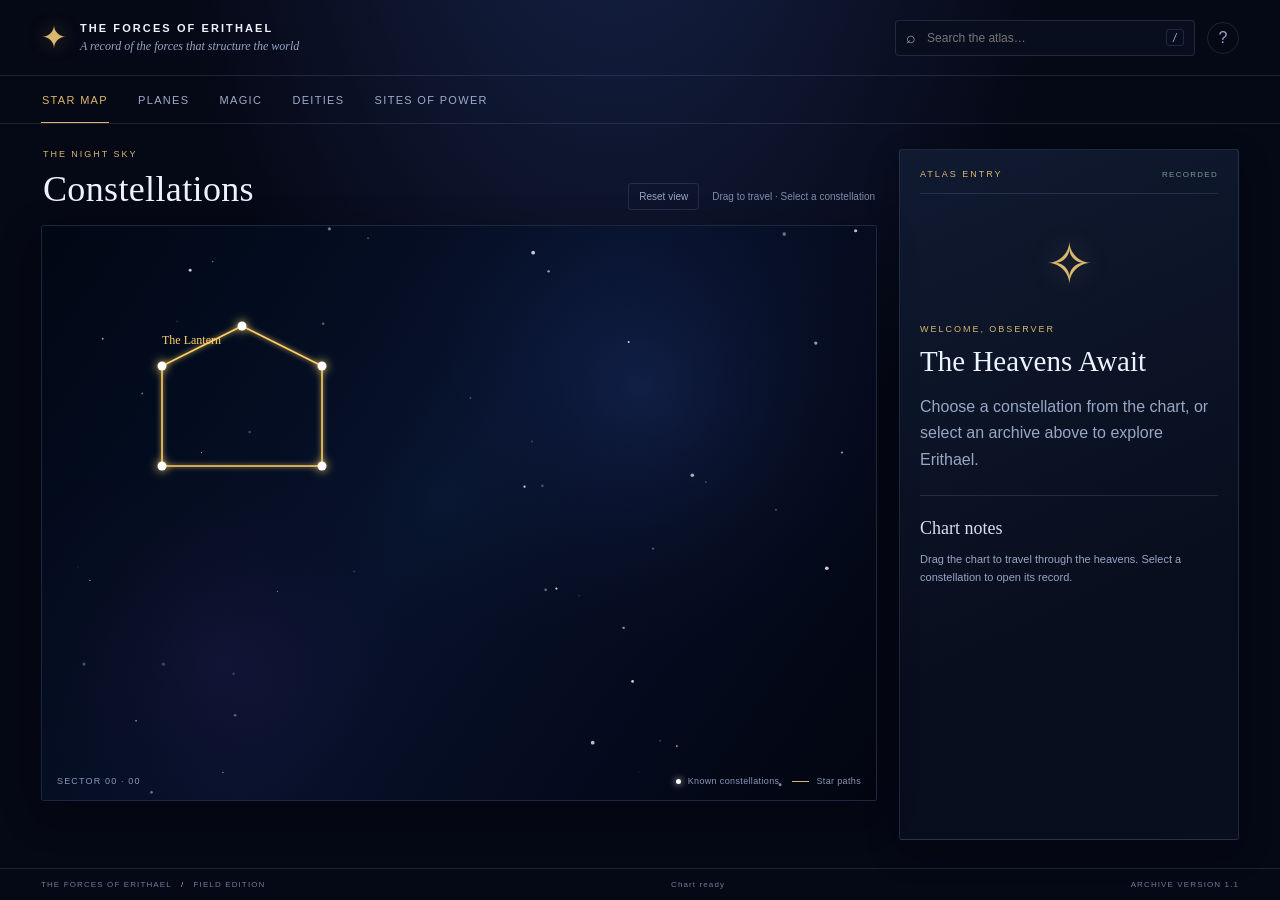
<file: index.html>
<!doctype html>
<html lang="en">
<head>
  <meta charset="UTF-8">
  <meta name="viewport" content="width=device-width, initial-scale=1">
  <meta name="theme-color" content="#050815">
  <title>The Forces of Erithael</title>
  <link rel="stylesheet" href="css/atlas.css">
  <link rel="stylesheet" href="css/atlas-additions.css">
</head>
<body>
  <div class="app-shell">
    <header class="topbar">
      <a class="brand" href="#" data-view="map" aria-label="The Forces of Erithael home">
        <span class="brand-mark">✦</span>
        <span><strong>THE FORCES OF ERITHAEL</strong><small>A record of the forces that structure the world</small></span>
      </a>
      <div class="top-actions">
        <label class="search-wrap">
          <span aria-hidden="true">⌕</span>
          <input id="searchInput" type="search" placeholder="Search the atlas…" autocomplete="off">
          <kbd>/</kbd>
        </label>
        <button class="icon-button" id="helpButton" type="button" title="Controls" aria-label="Show controls">?</button>
      </div>
    </header>

    <nav class="primary-nav" aria-label="Atlas sections">
      <button class="nav-link active" data-view="map">Star Map</button>
      <button class="nav-link" data-view="planes">Planes</button>
      <button class="nav-link" data-view="magic">Magic</button>
      <button class="nav-link" data-view="gods">Deities</button>
      <button class="nav-link" data-view="sites">Sites of Power</button>
    </nav>

    <main class="main-layout" id="mainLayout">
      <section class="map-section" id="mapSection" aria-label="Interactive star map">
        <div class="map-heading">
          <div>
            <p class="eyebrow">THE NIGHT SKY</p>
            <h1>Constellations</h1>
          </div>
          <div class="map-tools">
            <button id="resetView" class="subtle-button" type="button">Reset view</button>
            <span class="map-hint">Drag to travel · Select a constellation</span>
          </div>
        </div>
        <div class="canvas-wrap">
          <canvas id="sky" aria-label="Star map. Drag to pan and click a constellation to inspect it."></canvas>
          <div class="map-coordinates" id="coordinates">SECTOR 00 · 00</div>
          <div class="map-legend"><span class="legend-dot"></span> Known constellations <span class="legend-line"></span> Star paths</div>
        </div>
        <div class="mobile-selection" id="mobileSelection">Select a constellation to view its record.</div>
      </section>

      <aside class="detail-panel" id="detailPanel" aria-live="polite">
        <div class="panel-topline"><span class="eyebrow">ATLAS ENTRY</span><span class="record-status">RECORDED</span></div>
        <div id="detailContent">
          <div class="empty-emblem">✧</div>
          <p class="eyebrow">WELCOME, OBSERVER</p>
          <h2>The Heavens Await</h2>
          <p class="muted">Choose a constellation from the chart, or select an archive above to explore Erithael.</p>
          <div class="panel-rule"></div>
          <h3>Chart notes</h3>
          <p class="small muted">Drag the chart to travel through the heavens. Select a constellation to open its record.</p>
        </div>
      </aside>
    </main>

    <footer class="statusbar">
      <span>THE FORCES OF ERITHAEL <span class="status-separator">/</span> FIELD EDITION</span>
      <span id="statusText">Awaiting selection</span>
      <span>ARCHIVE VERSION 1.1</span>
    </footer>
  </div>

  <dialog id="helpDialog" class="help-dialog">
    <form method="dialog">
      <button class="dialog-close" aria-label="Close">×</button>
      <p class="eyebrow">FIELD GUIDE</p>
      <h2>Atlas controls</h2>
      <ul>
        <li><strong>Star Map:</strong> drag the chart to pan across the heavens.</li>
        <li><strong>Select:</strong> click a named constellation to open its record.</li>
        <li><strong>Search:</strong> find a constellation or an entry in the lore archives.</li>
        <li><strong>Escape:</strong> closes this guide or clears search focus.</li>
        <li><strong>Reset view:</strong> returns the star map to its starting position.</li>
      </ul>
      <p class="small muted">The star map appears only in the Star Map section.</p>
    </form>
  </dialog>

  <script src="data/constellations.js"></script>
  <script src="data/lore.js"></script>
  <script src="js/starMap.js"></script>
  <script src="js/app.js"></script>
</body>
</html>
</file>
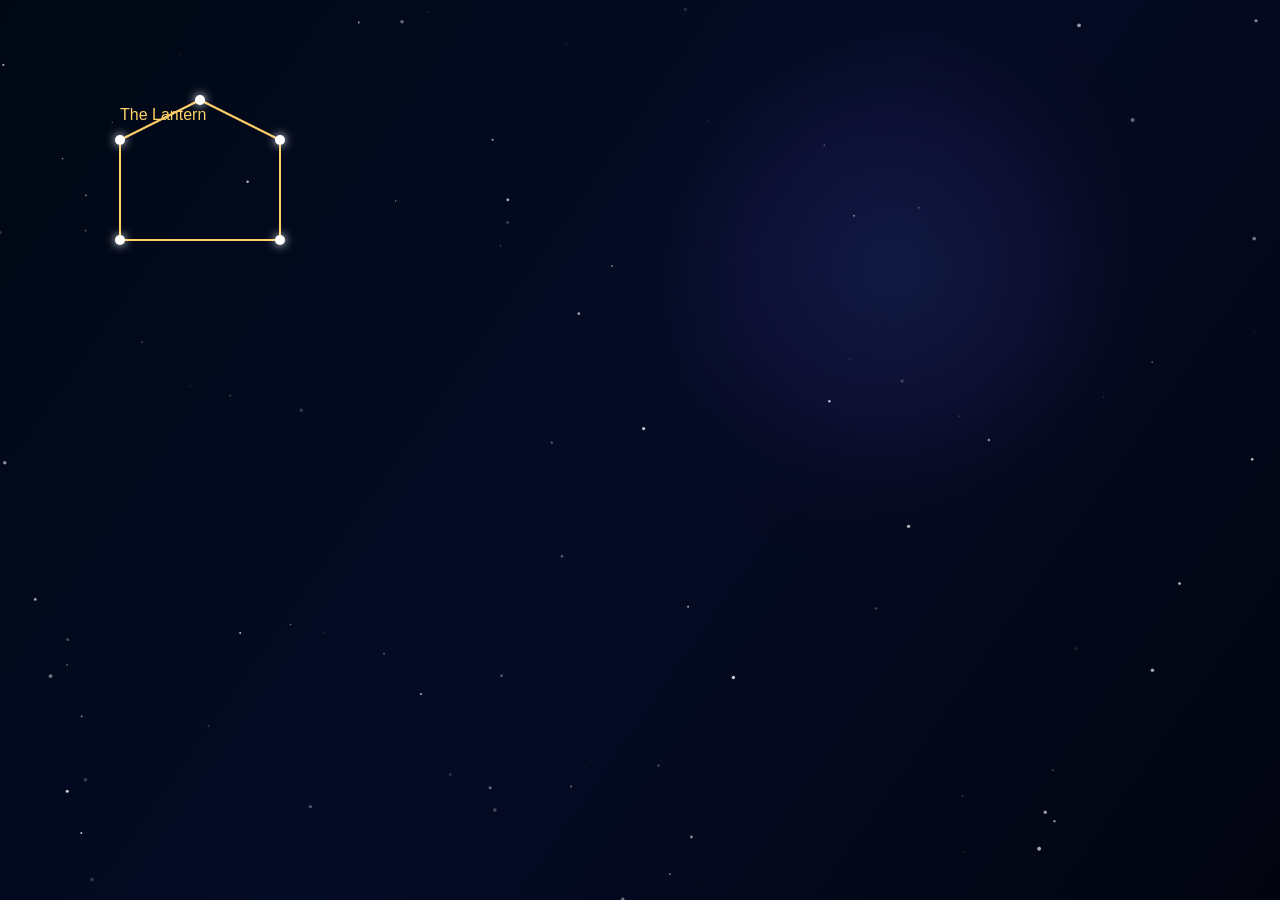
<file: ConstellationViewer.html>
<!DOCTYPE html>
<html>
<head>
<meta charset="UTF-8">
<title>Constellation Viewer</title>

<style>
body{
    margin:0;
    overflow:hidden;
    background:#050815;
    color:white;
    font-family:sans-serif;
}

canvas{
    display:block;
    width:100vw;
    height:100vh;
    cursor:grab;
}

canvas:active{
    cursor:grabbing;
}
</style>

</head>
<body>

<canvas id="sky"></canvas>

<script>

let cameraX = 0;
let cameraY = 0;

let isDragging = false;
let lastMouseX = 0;
let lastMouseY = 0;

const WORLD_WIDTH = 5000;

const backgroundStars = [];

for(let i = 0; i < 2000; i++){

    backgroundStars.push({
        x: Math.random() * WORLD_WIDTH,
        y: Math.random() * 4000,
        size: Math.random() * 2,
        alpha: Math.random() * 0.8
    });

}

const data = {
    constellations:[

        {
            name:"The Lantern",
            color:"#ffd166",
            stars:[
                {id:"A",x:120,y:140},
                {id:"B",x:200,y:100},
                {id:"C",x:280,y:140},
                {id:"D",x:280,y:240},
                {id:"E",x:120,y:240}
            ],
            connections:[
                ["A","B"],
                ["B","C"],
                ["C","D"],
                ["D","E"],
                ["E","A"]
            ]
        },

        {
            name:"The Crown",
            color:"#ff66cc",
            stars:[
                {id:"A",x:900,y:1800},
                {id:"B",x:1050,y:1600},
                {id:"C",x:1200,y:1750},
                {id:"D",x:1350,y:1600},
                {id:"E",x:1500,y:1800}
            ],
            connections:[
                ["A","B"],
                ["B","C"],
                ["C","D"],
                ["D","E"]
            ]
        },

        {
            name:"The Serpent",
            color:"#06d6a0",
            stars:[
                {id:"A",x:1800,y:600},
                {id:"B",x:1950,y:700},
                {id:"C",x:2150,y:600},
                {id:"D",x:2350,y:800},
                {id:"E",x:2550,y:700},
                {id:"F",x:2750,y:900}
            ],
            connections:[
                ["A","B"],
                ["B","C"],
                ["C","D"],
                ["D","E"],
                ["E","F"]
            ]
        }

    ]
};

const canvas = document.getElementById("sky");
const ctx = canvas.getContext("2d");

function resize(){
    canvas.width = window.innerWidth;
    canvas.height = window.innerHeight;
    draw();
}

window.addEventListener("resize",resize);

canvas.addEventListener("mousedown",(e)=>{
    isDragging = true;
    lastMouseX = e.clientX;
    lastMouseY = e.clientY;
});

window.addEventListener("mouseup",()=>{
    isDragging = false;
});

window.addEventListener("mousemove",(e)=>{

    if(!isDragging) return;

    cameraX -= (e.clientX - lastMouseX);
    cameraY -= (e.clientY - lastMouseY);

    cameraX = ((cameraX % WORLD_WIDTH) + WORLD_WIDTH) % WORLD_WIDTH;

    lastMouseX = e.clientX;
    lastMouseY = e.clientY;

    draw();
});

function draw(){

    const gradient = ctx.createLinearGradient(
        0,0,
        canvas.width,canvas.height
    );

    gradient.addColorStop(0,"#000814");
    gradient.addColorStop(0.5,"#040b25");
    gradient.addColorStop(1,"#020510");

    ctx.fillStyle = gradient;
    ctx.fillRect(
        0,
        0,
        canvas.width,
        canvas.height
    );

for(const star of backgroundStars){

    const offsets =
        [-WORLD_WIDTH, 0, WORLD_WIDTH];

    for(const offset of offsets){

        ctx.fillStyle =
            "rgba(255,255,255," + star.alpha + ")";

        ctx.beginPath();

        ctx.arc(
            star.x + offset - cameraX,
            star.y - cameraY,
            star.size,
            0,
            Math.PI * 2
        );

        ctx.fill();
    }
}
    const nebula = ctx.createRadialGradient(
        canvas.width*0.7,
        canvas.height*0.3,
        0,
        canvas.width*0.7,
        canvas.height*0.3,
        300
    );

    nebula.addColorStop(0,"rgba(80,120,255,0.15)");
    nebula.addColorStop(0.5,"rgba(120,80,255,0.08)");
    nebula.addColorStop(1,"rgba(0,0,0,0)");

    ctx.fillStyle = nebula;
    ctx.fillRect(
        0,
        0,
        canvas.width,
        canvas.height
    );

    for(const c of data.constellations){

        const lookup = {};

        for(const star of c.stars){
            lookup[star.id] = star;
        }

        const offsets = [
            -WORLD_WIDTH,
            0,
            WORLD_WIDTH
        ];

        for(const offset of offsets){

            ctx.strokeStyle = c.color;
            ctx.lineWidth = 2;

            for(const [a,b] of c.connections){

                const s1 = lookup[a];
                const s2 = lookup[b];

                ctx.beginPath();

                ctx.moveTo(
                    s1.x + offset - cameraX,
                    s1.y - cameraY
                );

                ctx.lineTo(
                    s2.x + offset - cameraX,
                    s2.y - cameraY
                );

                ctx.stroke();
            }

            for(const star of c.stars){

                ctx.shadowBlur = 10;
                ctx.shadowColor = "white";
                ctx.fillStyle = "white";

                ctx.beginPath();

                ctx.arc(
                    star.x + offset - cameraX,
                    star.y - cameraY,
                    5,
                    0,
                    Math.PI*2
                );

                ctx.fill();

                ctx.shadowBlur = 0;
            }

            ctx.fillStyle = c.color;
            ctx.font = "16px sans-serif";

            ctx.fillText(
                c.name,
                c.stars[0].x + offset - cameraX,
                c.stars[0].y - 20 - cameraY
            );
        }
    }
}

resize();

</script>

</body>
</html>
</file>
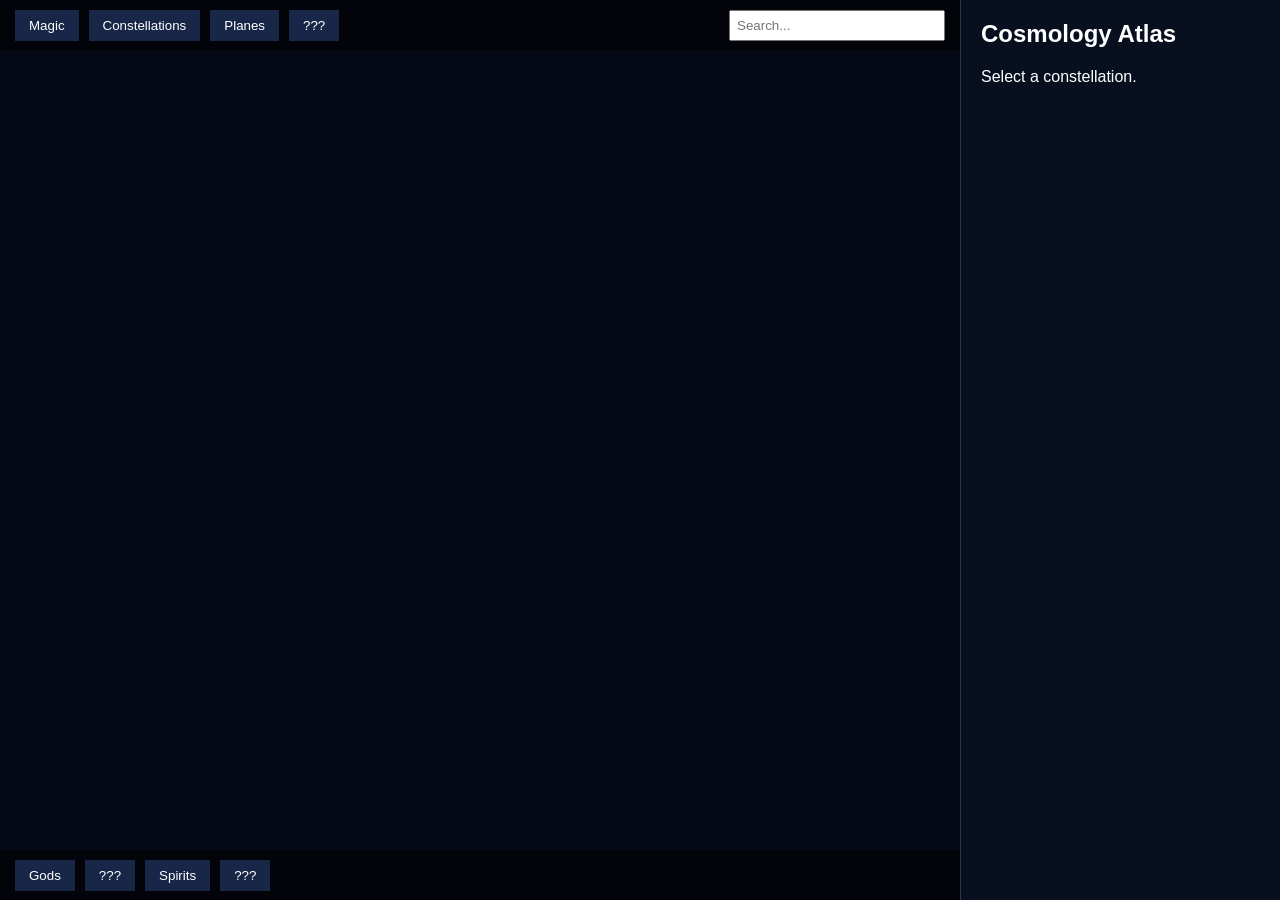
<file: CosmologyAtlas.html>
<!DOCTYPE html>
<html>
<head>
<meta charset="utf-8">
<title>Cosmology Atlas</title>

<style>

html,body{
    margin:0;
    height:100%;
    overflow:hidden;
    background:#050815;
    color:#fff;
    font-family:Segoe UI,sans-serif;
}

#topBar{
    position:absolute;
    top:0;
    left:0;
    right:320px;
    height:50px;
    background:rgba(0,0,0,.5);
    display:flex;
    align-items:center;
    gap:10px;
    padding:0 15px;
    z-index:10;
}

#bottomBar{
    position:absolute;
    bottom:0;
    left:0;
    right:320px;
    height:50px;
    background:rgba(0,0,0,.5);
    display:flex;
    align-items:center;
    gap:10px;
    padding:0 15px;
    z-index:10;
}

button{
    background:#182748;
    color:white;
    border:none;
    padding:8px 14px;
    cursor:pointer;
}

button:hover{
    background:#304a7d;
}

#searchBar{
    margin-left:auto;
}

#searchBox{
    padding:6px;
    width:200px;
}

#sky{
    position:absolute;
    inset:0;
}

#infoPanel{
    position:absolute;
    top:0;
    right:0;
    width:320px;
    bottom:0;
    background:#08101f;
    border-left:1px solid #29364f;
    overflow:auto;
    padding:20px;
    box-sizing:border-box;
}

#infoPanel h2{
    margin-top:0;
}

.section{
    margin-bottom:18px;
}

</style>
</head>

<body>

<div id="topBar">

    <button onclick="showSection('magic')">
        Magic
    </button>

    <button onclick="showSection('creation')">
        Constellations
    </button>

    <button onclick="showSection('planes')">
        Planes
    </button>

    <button onclick="showSection('forces')">
        ???
    </button>

    <div id="searchBar">

        <input
            id="searchBox"
            placeholder="Search..."
            oninput="searchConstellations()">

    </div>

</div>

<canvas id="sky"></canvas>

<div id="bottomBar">

    <button onclick="showSection('gods')">
        Gods
    </button>

    <button onclick="showSection('titans')">
        ???
    </button>

    <button onclick="showSection('spirits')">
        Spirits
    </button>

    <button onclick="showSection('empires')">
        ???
    </button>

</div>

<div id="infoPanel">

    <h2>Cosmology Atlas</h2>

    <p>
        Select a constellation.
    </p>

</div>

<script>

const lore = {

    Lantern : {

        title:"The Lantern",

        season:"Winter",

        blessing:"Guidance",

        deity:"Aureon",

        description:
            "The Lantern marks the path of the First Wanderer."

    },

    Serpent : {

        title:"The Serpent",

        season:"Spring",

        blessing:"Transformation",

        deity:"",

        description:
            "The Serpent coils through the heavens and symbolizes rebirth."

    },

    Crown : {

        title:"The Crown",

        season:"Summer",

        blessing:"Rule",

        deity:"",

        description:
            "The Crown is the celestial emblem of kingship."
    }

};

function selectConstellation(name){

    const c = lore[name];

    if(!c) return;

    document.getElementById("infoPanel").innerHTML = `
        <h2>${c.title}</h2>

        <div class="section">
            <b>Season</b><br>
            ${c.season}
        </div>

        <div class="section">
            <b>Blessing</b><br>
            ${c.blessing}
        </div>

        <div class="section">
            <b>Associated Deity</b><br>
            ${c.deity}
        </div>

        <div class="section">
            ${c.description}
        </div>
    `;
}

function showSection(section){

    const panel =
        document.getElementById("infoPanel");

    if(section === "magic"){
        panel.innerHTML = `
            <h2>Magic</h2>
            <p>Describe the source of magic.</p>
        `;
    }

    if(section === "planes"){
        panel.innerHTML = `
            <h2>Planes</h2>
            <p>Describe the planes of existence.</p>
        `;
    }

    if(section === "creation"){
        panel.innerHTML = `
            <h2>Creation</h2>
            <p>The creation myth goes here.</p>
        `;
    }

    if(section === "forces"){
        panel.innerHTML = `
            <h2>Cosmic Forces</h2>
            <p>Ancient cosmic powers.</p>
        `;
    }

    if(section === "gods"){
        panel.innerHTML = `
            <h2>Gods</h2>
            <p>Primary pantheon.</p>
        `;
    }

    if(section === "titans"){
        panel.innerHTML = `
            <h2>Titans</h2>
            <p>Primordial beings.</p>
        `;
    }

    if(section === "spirits"){
        panel.innerHTML = `
            <h2>Spirits</h2>
            <p>Lesser divine beings.</p>
        `;
    }

    if(section === "empires"){
        panel.innerHTML = `
            <h2>Empires</h2>
            <p>Mortal powers.</p>
        `;
    }

}

function searchConstellations(){

    const term =
        document
            .getElementById("searchBox")
            .value
            .toLowerCase();

    for(const key in lore){

        if(
            key.toLowerCase()
                .includes(term)
        ){
            selectConstellation(key);
            return;
        }
    }

}

</script>

</body>
</html>
</file>
<file: css/atlas.css>
:root {
  color-scheme: dark;
  --bg: #050815;
  --panel: #0b1123;
  --panel-2: #101a31;
  --line: rgba(154, 177, 224, .16);
  --text: #edf2ff;
  --muted: #98a6c5;
  --gold: #d9b76d;
  --blue: #8aa9e8;
  --serif: Georgia, "Times New Roman", serif;
}
* { box-sizing: border-box; }
html, body { margin: 0; min-height: 100%; background: var(--bg); color: var(--text); }
body { font-family: Inter, "Segoe UI", sans-serif; }
button, input { font: inherit; }
button { color: inherit; }
.app-shell { min-height: 100vh; display: flex; flex-direction: column; background: radial-gradient(ellipse at 48% -25%, #17244a 0, transparent 48%), var(--bg); }
.topbar { height: 76px; padding: 0 3.2vw; display: flex; align-items: center; justify-content: space-between; border-bottom: 1px solid var(--line); }
.brand { display: flex; align-items: center; gap: 13px; color: var(--text); text-decoration: none; }
.brand-mark { color: var(--gold); font-size: 31px; text-shadow: 0 0 20px #d9b76d66; }
.brand strong { display: block; letter-spacing: .19em; font-size: 11px; font-weight: 650; }
.brand small { display: block; margin-top: 5px; color: var(--muted); font-family: var(--serif); font-style: italic; font-size: 12px; }
.top-actions { display: flex; align-items: center; gap: 12px; }
.search-wrap { width: min(300px, 34vw); height: 36px; display: flex; align-items: center; gap: 9px; padding: 0 10px; border: 1px solid var(--line); border-radius: 4px; background: #080e1e; color: var(--muted); }
.search-wrap input { width: 100%; min-width: 0; border: 0; outline: 0; background: transparent; color: var(--text); font-size: 12px; }
.search-wrap kbd { padding: 2px 5px; border: 1px solid var(--line); border-radius: 3px; font-size: 10px; }
.icon-button, .subtle-button { border: 1px solid var(--line); background: transparent; color: var(--muted); cursor: pointer; }
.icon-button { width: 32px; height: 32px; border-radius: 50%; }
.icon-button:hover, .subtle-button:hover { border-color: #d9b76d88; color: var(--gold); }
.primary-nav { min-height: 48px; padding: 0 3.2vw; display: flex; align-items: stretch; gap: clamp(12px, 2.2vw, 30px); border-bottom: 1px solid var(--line); overflow-x: auto; scrollbar-width: thin; }
.nav-link { position: relative; flex: 0 0 auto; padding: 0 1px; border: 0; background: transparent; color: #9eabc8; font-size: 11px; letter-spacing: .12em; text-transform: uppercase; cursor: pointer; }
.nav-link:hover, .nav-link.active { color: var(--gold); }
.nav-link.active::after { position: absolute; right: 0; bottom: -1px; left: 0; height: 2px; background: var(--gold); content: ""; }
.nav-divider { width: 1px; height: 19px; align-self: center; background: var(--line); flex: 0 0 auto; }
.main-layout { width: 100%; max-width: 1800px; flex: 1; min-height: 0; margin: 0 auto; padding: 25px 3.2vw 28px; display: grid; grid-template-columns: minmax(0, 1fr) minmax(280px, 340px); gap: 22px; }
.map-section { min-width: 0; display: flex; flex-direction: column; }
.main-layout.lore-mode { grid-template-columns: minmax(0, 1fr); }
.main-layout.lore-mode .detail-panel { grid-column: 1; width: 100%; max-width: 1050px; justify-self: center; padding: clamp(22px, 4vw, 48px); }
.main-layout.lore-mode #detailContent { max-width: 850px; margin: 0 auto; }
.map-heading { display: flex; align-items: end; justify-content: space-between; gap: 20px; padding: 0 2px 15px; }
.eyebrow { margin: 0 0 9px; color: var(--gold); font-size: 9px; letter-spacing: .22em; text-transform: uppercase; }
h1, h2, h3 { font-family: var(--serif); font-weight: 400; }
h1 { margin: 0; font-size: clamp(25px, 3vw, 36px); letter-spacing: .01em; }
.map-tools { display: flex; align-items: center; gap: 13px; }
.subtle-button { padding: 7px 10px; border-radius: 3px; font-size: 10px; }
.map-hint { color: #7f8cab; font-size: 10px; }
.canvas-wrap { position: relative; min-height: 420px; height: clamp(420px, 64vh, 760px); overflow: hidden; border: 1px solid rgba(137, 163, 220, .2); border-radius: 3px; background: #030817; box-shadow: inset 0 0 70px #000a20, 0 12px 40px #0005; }
canvas { display: block; width: 100%; height: 100%; cursor: grab; touch-action: none; }
canvas:active { cursor: grabbing; }
.map-coordinates, .map-legend { position: absolute; bottom: 14px; color: #8998b8; font-size: 9px; letter-spacing: .13em; pointer-events: none; }
.map-coordinates { left: 15px; }
.map-legend { right: 15px; display: flex; align-items: center; gap: 7px; letter-spacing: .04em; }
.legend-dot { width: 5px; height: 5px; border-radius: 50%; background: #fff; box-shadow: 0 0 7px #fff; }
.legend-line { width: 17px; height: 1px; margin-left: 6px; background: var(--gold); }
.detail-panel { min-width: 0; align-self: stretch; padding: 19px 20px; border: 1px solid var(--line); border-radius: 3px; background: linear-gradient(155deg, #101a31, #080e1d 65%); box-shadow: 0 12px 35px #0003; }
.panel-topline { display: flex; justify-content: space-between; align-items: center; padding-bottom: 14px; border-bottom: 1px solid var(--line); }
.panel-topline .eyebrow { margin: 0; }
.record-status { color: #779b91; font-size: 8px; letter-spacing: .16em; }
#detailContent { padding-top: 20px; }
.empty-emblem { margin: 16px 0 24px; color: #d9b76d; font-family: var(--serif); font-size: 58px; text-align: center; text-shadow: 0 0 30px #d9b76d55; }
#detailContent h2 { margin: 0 0 12px; font-size: 29px; line-height: 1.1; }
#detailContent h3 { margin: 22px 0 8px; color: #d6dff4; font-size: 18px; }
#detailContent p { line-height: 1.65; }
.muted { color: var(--muted); }
.small { font-size: 11px; }
.panel-rule { height: 1px; margin: 22px 0; background: var(--line); }
.entry-meta { display: grid; grid-template-columns: 1fr 1fr; gap: 9px; margin: 18px 0; }
.meta-cell { padding: 10px; border: 1px solid var(--line); background: #080f20; }
.meta-cell span { display: block; margin-bottom: 5px; color: #8392b1; font-size: 8px; letter-spacing: .13em; text-transform: uppercase; }
.meta-cell strong { color: #e4eaf8; font-size: 11px; font-weight: 500; }
.entry-list { padding-left: 17px; color: var(--muted); font-size: 12px; line-height: 1.8; }
.entry-tag { display: inline-block; margin: 4px 5px 0 0; padding: 5px 7px; border: 1px solid var(--line); border-radius: 2px; color: #b7c5e3; font-size: 9px; }
.mobile-selection { display: none; }
.statusbar { min-height: 32px; padding: 0 3.2vw; display: flex; align-items: center; justify-content: space-between; border-top: 1px solid var(--line); color: #6f7d9b; font-size: 8px; letter-spacing: .14em; }
.status-separator { padding: 0 6px; color: var(--gold); }
.help-dialog { width: min(440px, calc(100% - 30px)); padding: 26px; border: 1px solid #58698f; border-radius: 4px; background: #0b1327; color: var(--text); box-shadow: 0 20px 80px #000b; }
.help-dialog::backdrop { background: #02040bc9; backdrop-filter: blur(4px); }
.help-dialog h2 { margin: 0 0 14px; font-size: 28px; }
.help-dialog li { margin: 10px 0; color: var(--muted); font-size: 12px; line-height: 1.55; }
.help-dialog li strong { color: var(--text); }
.dialog-close { float: right; border: 0; background: transparent; color: var(--muted); font-size: 25px; cursor: pointer; }
.result-item { display: block; width: 100%; margin: 8px 0; padding: 10px; border: 1px solid var(--line); background: #0a1327; color: var(--text); text-align: left; cursor: pointer; }
.result-item:hover { border-color: #d9b76d88; }
.result-item small { display: block; margin-top: 4px; color: var(--muted); }
@media (max-width: 850px) {
  .main-layout { grid-template-columns: minmax(0, 1fr); }
  .detail-panel { min-height: 230px; }
  .canvas-wrap { height: 58vh; min-height: 360px; }
}
@media (max-width: 560px) {
  .topbar { height: auto; min-height: 70px; padding: 12px 16px; gap: 10px; }
  .brand strong { font-size: 9px; }
  .brand small { font-size: 10px; }
  .search-wrap { width: 38px; padding: 0 9px; }
  .search-wrap:focus-within { position: absolute; z-index: 5; right: 55px; width: calc(100vw - 80px); background: #080e1e; }
  .search-wrap input:not(:focus) { width: 0; }
  .search-wrap kbd { display: none; }
  .primary-nav { padding: 0 16px; gap: 19px; min-height: 43px; }
  .nav-link { font-size: 9px; }
  .main-layout { padding: 18px 14px 22px; gap: 14px; }
  .map-heading { align-items: start; flex-direction: column; gap: 10px; }
  .map-tools { width: 100%; justify-content: space-between; }
  .map-hint { font-size: 9px; }
  .canvas-wrap { height: 54vh; min-height: 330px; }
  .detail-panel { padding: 16px; }
  .statusbar { padding: 8px 14px; gap: 8px; flex-wrap: wrap; font-size: 7px; }
}
</file>
<file: css/atlas-additions.css>
/* Add this to the end of css/atlas.css.
   It guarantees that the map is absent from lore sections and lets the archive use the full content width. */
.map-section[hidden] {
  display: none !important;
}
.main-layout.lore-mode {
  grid-template-columns: minmax(0, 1fr);
  max-width: 1180px;
}
.main-layout.lore-mode .detail-panel {
  width: 100%;
  min-height: 420px;
}
@media (max-width: 850px) {
  .main-layout.lore-mode {
    grid-template-columns: minmax(0, 1fr);
  }
}
</file>
